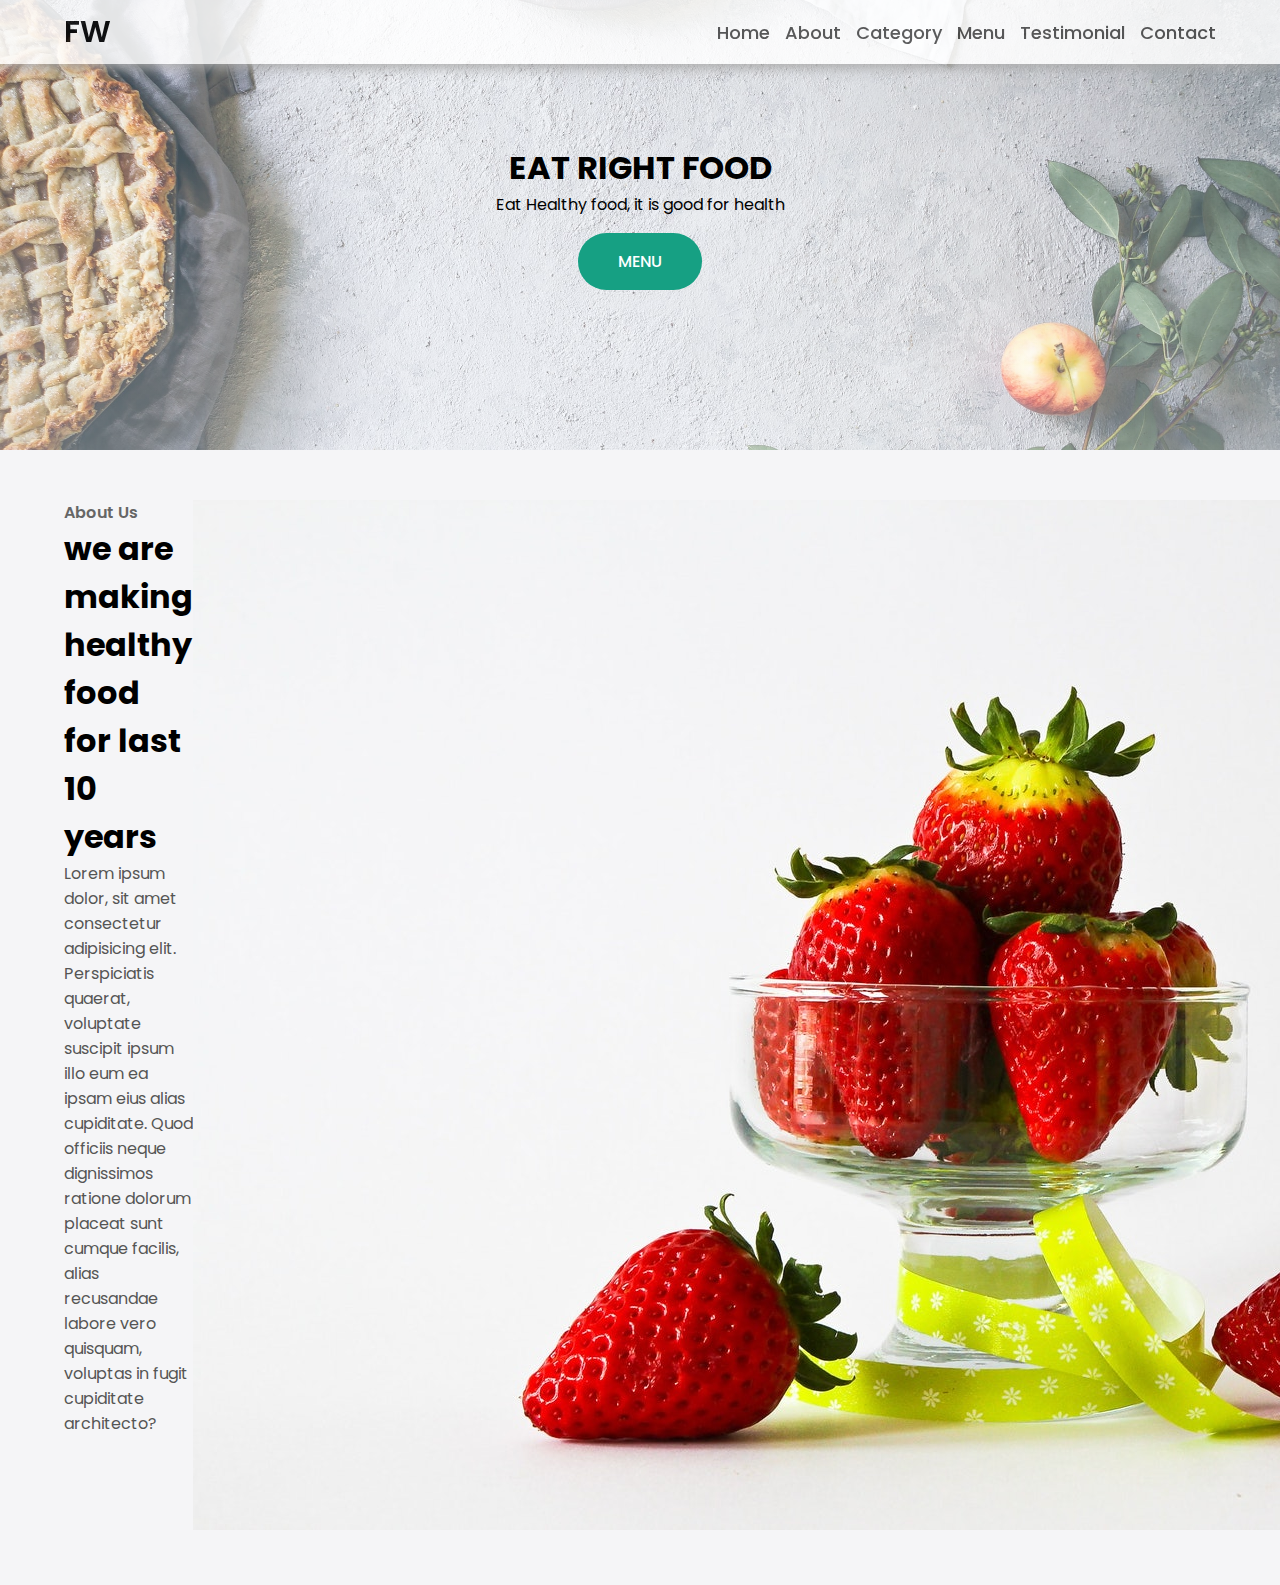
<file: food website/index.html>
<!DOCTYPE html>
<html lang="en">
<head>
    <meta charset="UTF-8">
    <meta name="viewport" content="width=device-width, initial-scale=1.0">
    <link rel="stylesheet" href="style.css">
    <link rel="stylesheet" href="https://cdnjs.cloudflare.com/ajax/libs/font-awesome/6.5.1/css/all.min.css" integrity="sha512-DTOQO9RWCH3ppGqcWaEA1BIZOC6xxalwEsw9c2QQeAIftl+Vegovlnee1c9QX4TctnWMn13TZye+giMm8e2LwA==" crossorigin="anonymous" referrerpolicy="no-referrer" />
    <title>Food Website</title>
</head>
<body>
    <nav class="navbar">
        <div class="navbar-container container">
            <input type="checkbox">
            <div class="hamburger-lines">
                <span class="line line1"></span>
                <span class="line line2"></span>
                <span class="line line3"></span>

            </div>

            
                <ul class="nav-items">
                    <li><a href="#showcse">Home</a></li>
                    <li><a href="#about">About</a></li>
                    <li><a href="#food">Category</a></li>
                    <li><a href="#food menu">Menu</a></li>
                    <li><a href="#testimonial">Testimonial</a></li>
                    <li><a href="#contact">Contact</a></li>

                </ul>
        



            <div class="logo">FW</div>

        </div>
    </nav>

    <section class="showcase-area" id="showcase">
        <div class="showcase-container">
            <h1 class="main-title">Eat Right Food</h1>
            <p>Eat Healthy food, it is good for health</p>
            <a href="#food-menu" class="btn btn-primary">Menu</a>
        </div>


    </section>

    <section id="about">
        <div class="about-wrapper container">
            <div class="about-text">
                <p class="small">About Us</p>
                <h2>we are making healthy food for last 10 years</h2>
                <p>Lorem ipsum dolor, sit amet consectetur adipisicing elit. Perspiciatis quaerat, voluptate suscipit ipsum illo eum ea ipsam eius alias cupiditate. Quod officiis neque dignissimos ratione dolorum placeat sunt cumque facilis, alias recusandae labore vero quisquam, voluptas in fugit cupiditate architecto?</p>
            </div>
            <div class="about-img">
                <img src="./image/about-photo.jpg" alt="about us">
            </div>
        </div>
    </section>


</body>
</html>
</file>
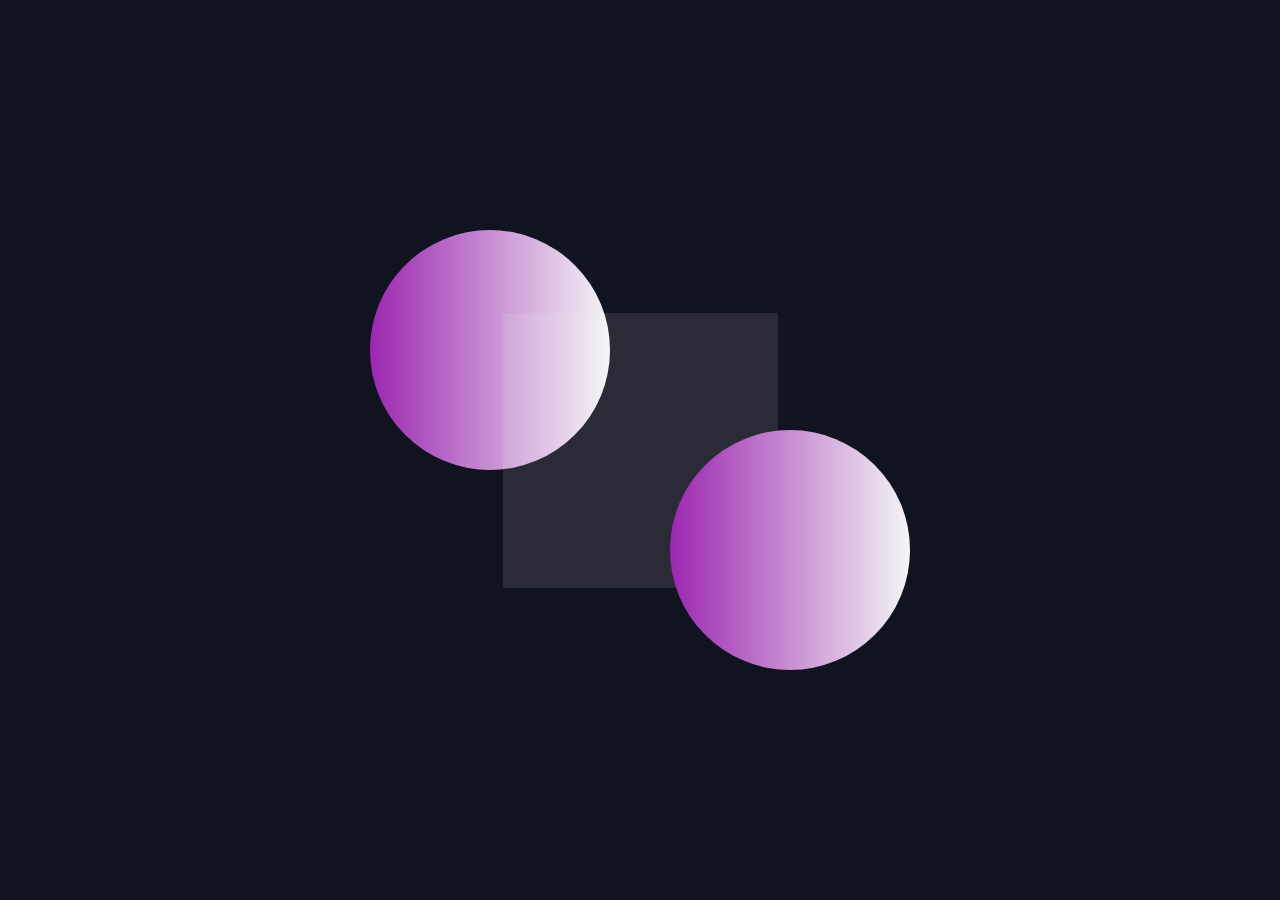
<file: master card/index.html>
<!DOCTYPE html>
<html lang="en">
<head>
    <meta charset="UTF-8">
    <meta name="viewport" content="width=device-width, initial-scale=1.0">
    <link rel="stylesheet" href="style.css">
    <title>Master-card</title>
</head>
<body>
    <section>
        <div class="container">
            <div class="card front-face">

            </div>
        </div>
    </section>
</body>
</html>
</file>
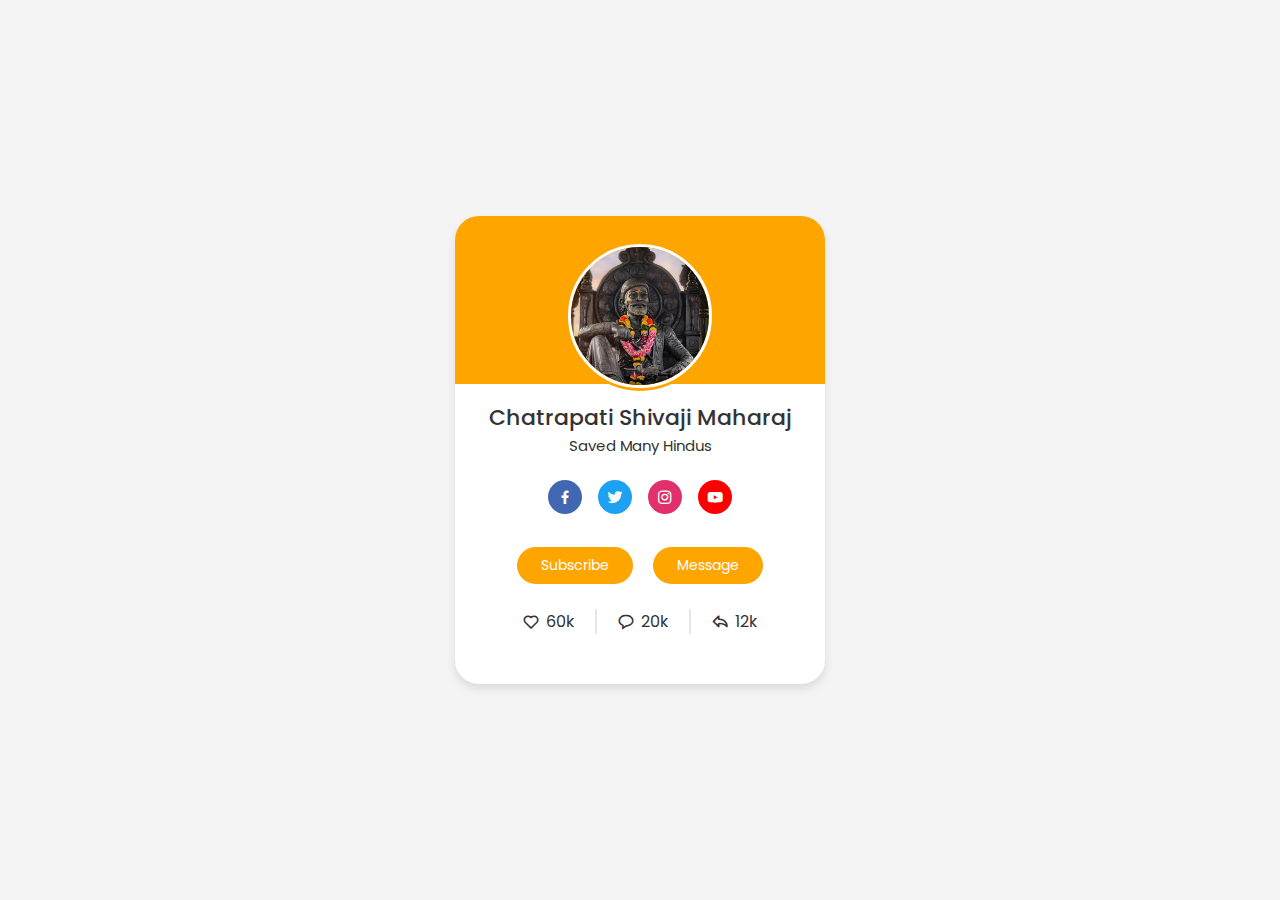
<file: profile card/index.html>
<!DOCTYPE html>
<html lang="en">
<head>
    <meta charset="UTF-8">
    <meta name="viewport" content="width=device-width, initial-scale=1.0">
    <title>Profile Card</title>
    <link rel="stylesheet" href="style.css">
    <link href='https://unpkg.com/boxicons@2.1.4/css/boxicons.min.css' rel='stylesheet'>
</head>
<body>
    <div class="profile-card">
        <div class="image">
            <img src="profile.jpg.jpg" alt="" class="profile-img">
        </div>
        <div class="text-data">
            <span class="name">Chatrapati Shivaji Maharaj</span>
            <span class="job">Saved Many Hindus</span>
        </div>
        <div class="media-button">
            <a href="#" style="background: #4267b2;" class="link">
                <i class='bx bxl-facebook'></i>
            </a>
            <a href="#" style="background: #1da1f2;" class="link">
                <i class='bx bxl-twitter'></i>
            </a>
            <a href="#" style="background: #e1306c;" class="link">
                <i class='bx bxl-instagram' ></i>
            </a>
            <a href="#" style="background: #ff0000;" class="link">
                <i class='bx bxl-youtube' ></i>
            </a>
        </div>
        <div class="buttons">
            <button class="button">Subscribe</button>
            <button class="button">Message</button>
        </div>
        <div class="analytic">
            <div class="data">
                <i class='bx bx-heart'></i>
                <span class="number">60k</span>
            </div>
            <div class="data">
                <i class='bx bx-message-rounded'></i>
                <span class="number">20k</span>
            </div>
            <div class="data">
                <i class='bx bx-share'></i>
                <span class="number">12k</span>
            </div>
        </div>
    </div>
</body>
</html>
</file>
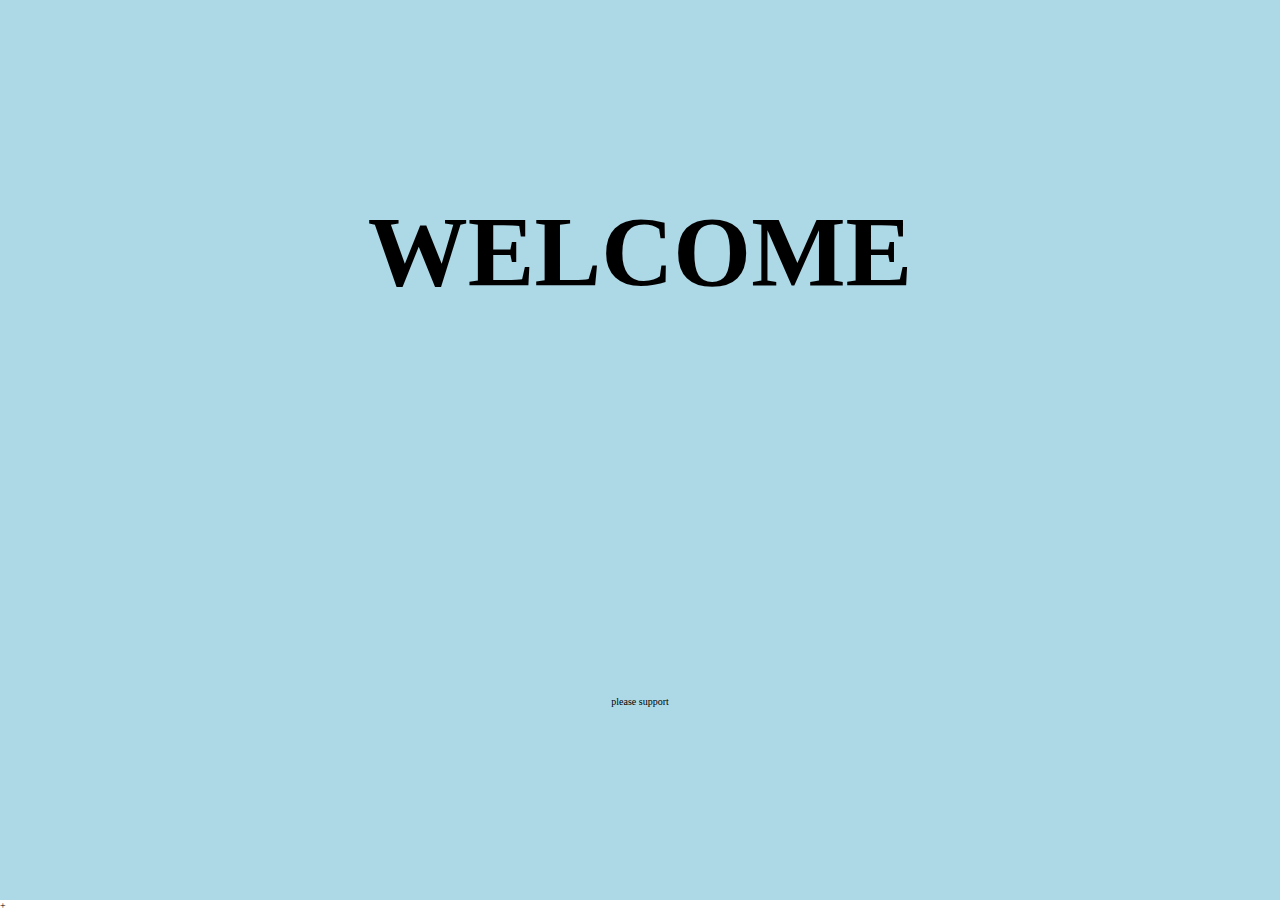
<file: sass/main.html>
<!DOCTYPE html>
<html lang="en">
<head>
    <meta charset="UTF-8">
    <meta name="viewport" content="width=device-width, initial-scale=1.0">
    <link rel="stylesheet" href="main.css">
    <title>Document</title>
</head>
<body>
    <header class="main-header">
        <h1>WELCOME</h1>
        <p>please support</p>
    </header>
</body>
</html>+
</file>
<file: food website/style.css>
@import url('https://fonts.googleapis.com/css2?family=Madimi+One&family=Poppins:ital,wght@0,100;0,200;0,300;0,400;0,500;0,600;0,700;0,800;0,900;1,100;1,200;1,300;1,400;1,500;1,600;1,700;1,800;1,900&family=Urbanist:ital,wght@0,100..900;1,100..900&display=swap');


*,
*::after,
*::before{
    margin: 0;
    padding: 0;
    box-sizing: border-box;
}

html{
    font-size: 62.5%;
}

body{
    font-family: "Poppins", sans-serif;
}
/* ---------------------utility class --------------- */
.container{
    max-width: 1200px;
    width: 90%;
    margin: auto;
}

.btn{
    display: inline-block;
    padding: 1em 2.5em;
    text-decoration: none;
    border-radius: 50px;
    cursor: pointer;
    outline: none;
    margin: 1em;
    text-transform: uppercase;
    font-weight: 500;
}

.btn-primary{
    color: #fff;
    background: #16a083;
}

/* ---------------------- Navbar ----------------------- */

/* ----------------------- for desktop mode -------------- */

.navbar input[type='checkbox'],
.navbar .hamburger-lines{
    display: none;
}

.navbar{
    box-shadow: 0px 5px 10px 0px #aaa;
    position: fixed;
    width: 100%;
    background: #fff;
    color: #000;
    opacity: 0.85;
    z-index: 99;
}
.navbar-container{
    display: flex;
    justify-content: space-between;
    height: 64px;
    align-items: center;
}

.nav-items {
    order:2;
    display: flex;
}
.nav-items li {
    list-style: none;
    margin-left: 1.5rem;
    font-size: 1.8rem;
}
.logo{
    order: 1;
    font-size: 3rem;
    font-weight: 600;
}

.navbar a{
    color: #444;
    text-decoration: none;
    font-weight: 500;
    transition: color 0.3s ease-in-out;
}
.navbar a:hover{
    color: #117964;
}
/* ------------------- show case ----------------------- */
.showcase-area{
    height: 50vh;
    background: linear-gradient(rgba(240,240,240,0.1444) ,rgba(255,255,255,0.336)),url("./image/header-image2.jpg");
    background-size: cover;
    background-position: center;
    background-repeat: no-repeat;
    
}

.showcase-container{
    display: flex;
    flex-direction: column;
    align-items: center;
    justify-content: center;
    height: 100%;
    font-size: 1.6rem;

}

.main-title{
    text-transform: uppercase;
}
/* -------------- about us --------------------- */
#about{
    padding: 50px 0px;
    background: #f5f5f7;
}

.about-wrapper{
    display: flex;
}

#about h2{
    font-size: 3.2rem;
}
#about p{
    font-size: 1.6rem;
    color: #555;
}
#about .small{
    font-size: 1.6rem;
    color: #666;
    font-weight: 600;
}

.about-img{
    
}
</file>
<file: master card/style.css>
@import url('https://fonts.googleapis.com/css2?family=Poppins:wght@300;400;500;600&display=swap');

*{
    margin: 0;
    padding: 0;
    box-sizing: border-box;
    font-family: "poppins", sans-serif;
}
section{
    position: relative;
    min-height: 100vh;
    width: 100%;
    background: #121321;
    display: flex;
    align-items: center;
    justify-content: center;
}
section::before{
    content: "";
    position: absolute;
    height: 240px;
    width: 240px;
    border-radius: 50%;
    transform: translate(-150px,-100px);
    background: linear-gradient(90deg,#9c27b0,#f3f5f5);
}
section::after{
    content: "";
    position: absolute;
    height: 240px;
    width: 240px;
    border-radius: 50%;
    transform: translate(150px,100px);
    background: linear-gradient(90deg,#9c27b0,#f3f5f5);
}
.container{
    position: relative;
    height: 275px;
    width: 275px;

}
.container .card{
    height: 100%;
    width: 100%;
    background: rgba(255, 255, 255, 0.1);
}
</file>
<file: profile card/style.css>
@import url('https://fonts.googleapis.com/css2?family=Poppins:wght@300;400;500;600&display=swap');

*{
    margin: 0;
    padding: 0;
    box-sizing: border-box;
    font-family:"Poppins", sans-serif; 
}
body{
    height: 100vh;
    background-color: #f4f4f4;
    display: flex;
    align-items: center;
    justify-content: center;
}
.profile-card{
    display: flex;
    flex-direction: column;
    align-items: center;
    max-width: 370px;
    width: 100%;
    background:#fff;
    box-shadow: 0px 5px 10px rgba(0, 0, 0, 0.1);
    border-radius: 24px;
    padding: 25px;
    position: relative;
}
.profile-card::before{
    content:"";
    position: absolute;
    top: 0;
    left: 0;
    height: 36%;
    width: 100%;
    border-radius: 24px 24px 0 0;
    background-color: orange;


}
.image{
    position: relative;
    height: 150px;
    width: 150px;
    border-radius: 50%;
    background-color: orange;
    padding: 3px;
    margin-bottom: 10px;
}
.image .profile-img{
    width: 100%;
    height: 100%;
    object-fit: cover;
    border-radius: 50%;
    border: 3px solid white;
}
.profile-card .text-data{
    display: flex;
    flex-direction: column;
    align-items: center;
    color: #333;
}
.text-data .name{
    font-size: 22px;
    font-weight: 500;
}
.text-data .job{
    font-size: 15px;
    font-weight: 400;
}
.profile-card .media-button{
    display: flex;
    align-items: center;
    margin-top: 15px;

}
.media-button .link{
    display: flex;
    align-items: center;
    justify-content: center;
    color: #fff;
    font-size: 18px;
    width: 34px;
    height: 34px;
    border-radius: 50%;
    margin: 8px;
    background-color: orange;
    text-decoration: none;
}
.profile-card .buttons{
    display: flex;
    align-items: center;
    margin-top: 25px;
}
.buttons .button{
    color: #fff;
    font-size: 14px;
    font-weight: 400;
    border: none;
    border-radius: 25px;
    margin: 0 10px;
    padding: 8px 24px;
    background-color: orange;
    cursor: pointer;
    transition: all 0.3 ease;
}
.buttons .button:hover{
    background-color: rgb(255, 123, 0);
}
.profile-card .analytic{
    display: flex;
    align-items: center;
    margin: 25px;

}
.analytic .data{
    display: flex;
    align-items: center;
    color: #333;
    padding: 0 20px;
    border-right: 2px solid #e7e7e7;
}
.data i{
    font-size: 18px;
    margin-right: 6px;

}
.data:last-child{
    border-right: none;
}
</file>
<file: sass/main.css>
* {
  margin: 0;
  padding: 0;
  box-sizing: border-box;
}

html {
  font-size: 62.5%;
}

.main-header {
  height: 100vh;
  width: 100vw;
  display: grid;
  place-items: center;
  background-color: lightblue;
}

h1 {
  color: o;
  font-weight: 800;
  font-size: 10rem;
}/*# sourceMappingURL=main.css.map */
</file>
